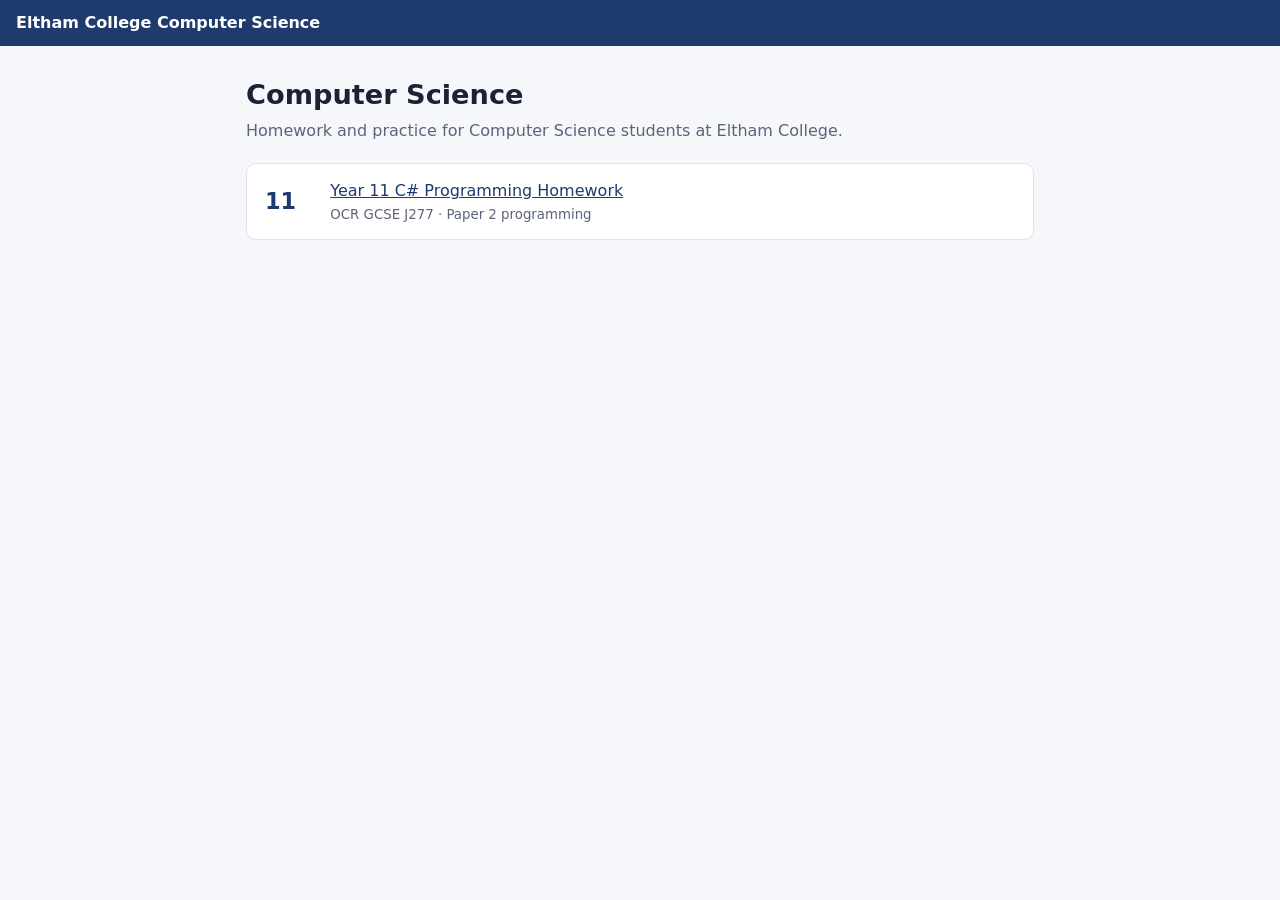
<file: index.html>
<!doctype html>
<html lang="en-GB">
<head>
<meta charset="utf-8">
<meta name="viewport" content="width=device-width, initial-scale=1">
<title>Eltham College Computer Science</title>
<link rel="stylesheet" href="year11-csharp/assets/engine.css">
</head>
<body>
<header class="topbar"><a href="./">Eltham College Computer Science</a></header>
<div class="single">
  <h1>Computer Science</h1>
  <p class="lede">Homework and practice for Computer Science students at Eltham College.</p>
  <ul class="hw-list">
    <li><span class="n">11</span><span class="t"><a href="year11-csharp/">Year 11 C# Programming Homework</a><small>OCR GCSE J277 · Paper 2 programming</small></span></li>
  </ul>
</div>
</body>
</html>
</file>
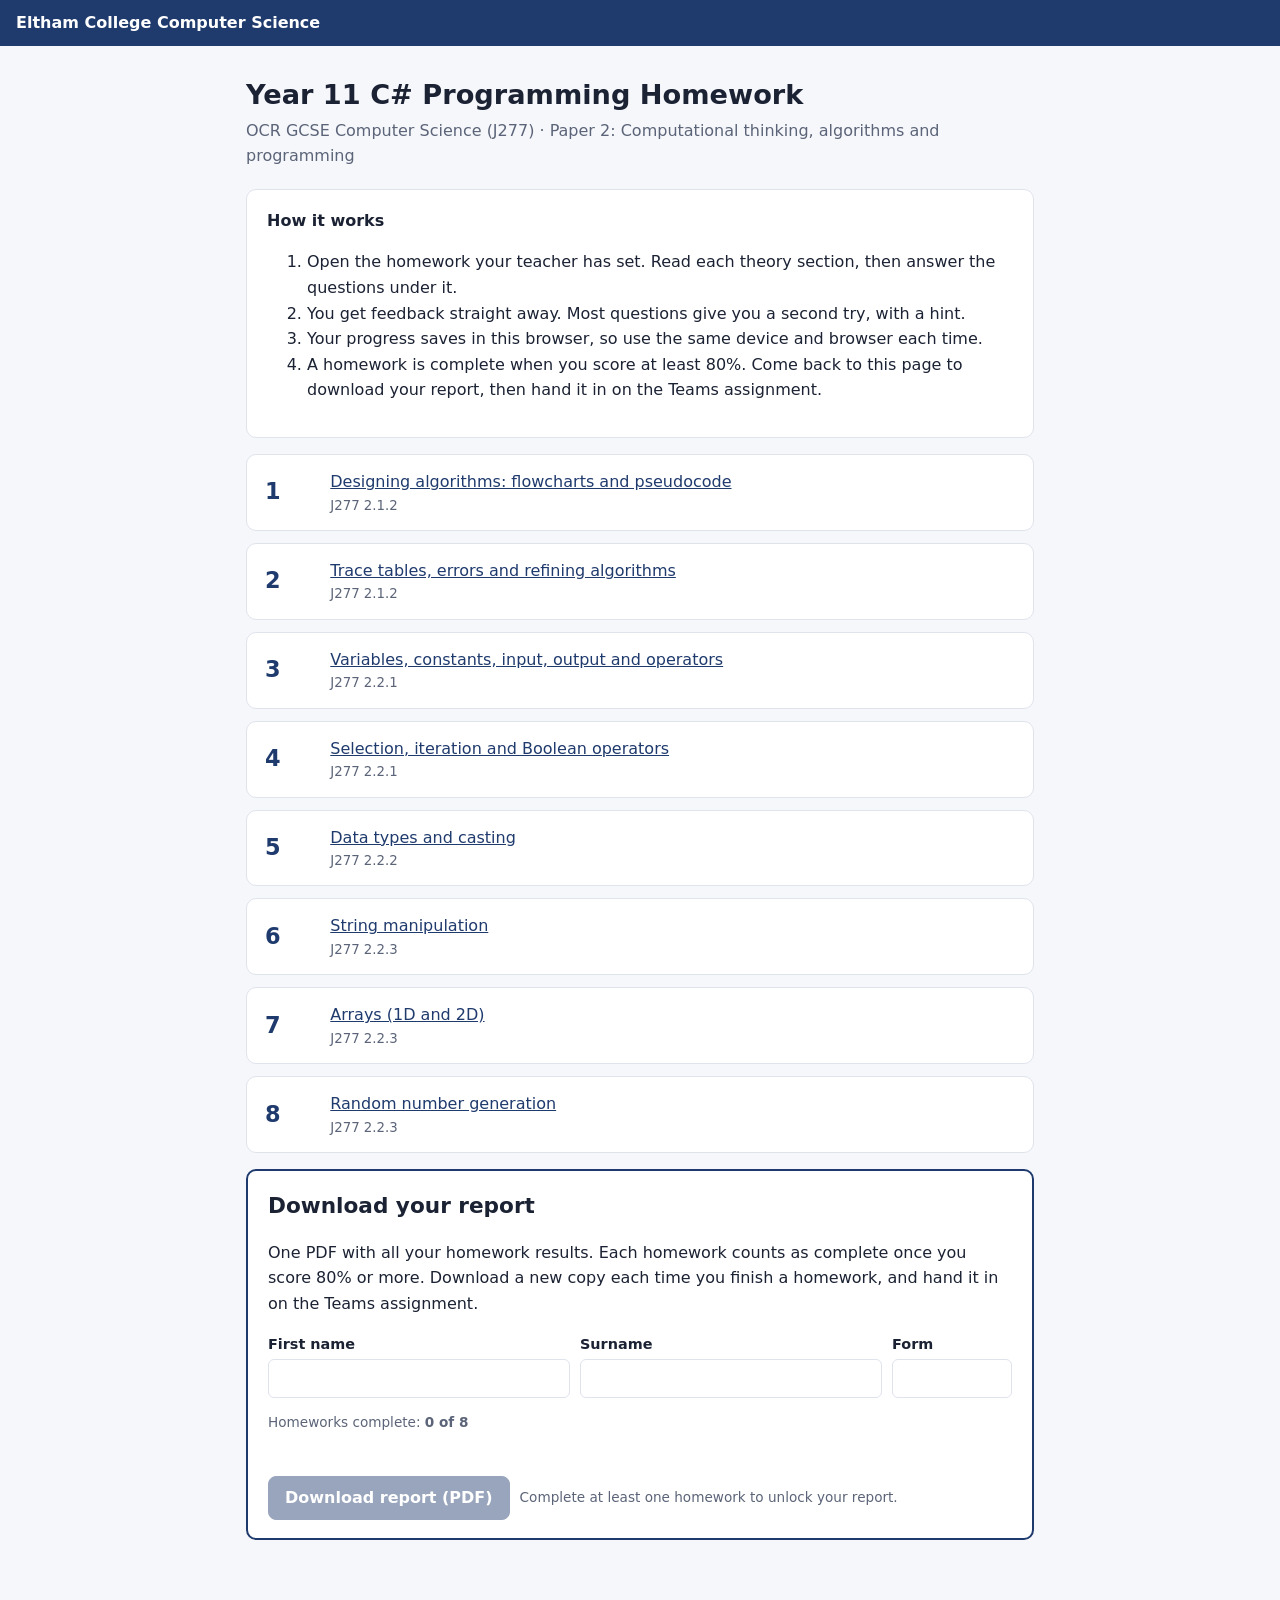
<file: year11-csharp/index.html>
<!doctype html>
<html lang="en-GB">
<head>
<meta charset="utf-8">
<meta name="viewport" content="width=device-width, initial-scale=1">
<title>Year 11 C# Homework</title>
<link rel="stylesheet" href="assets/engine.css">
</head>
<body data-page="home">
<header class="topbar"><a href="../">Eltham College Computer Science</a></header>
<div class="single">
  <h1>Year 11 C# Programming Homework</h1>
  <p class="lede">OCR GCSE Computer Science (J277) · Paper 2: Computational thinking, algorithms and programming</p>
  <div class="card">
    <strong>How it works</strong>
    <ol>
      <li>Open the homework your teacher has set. Read each theory section, then answer the questions under it.</li>
      <li>You get feedback straight away. Most questions give you a second try, with a hint.</li>
      <li>Your progress saves in this browser, so use the same device and browser each time.</li>
      <li>A homework is complete when you score at least 80%. Come back to this page to download your report, then hand it in on the Teams assignment.</li>
    </ol>
  </div>
  <ul class="hw-list" id="list"></ul>
  <div class="card" id="report"><p>Loading…</p></div>
</div>
<script src="assets/jspdf.umd.min.js"></script>
<script src="assets/homeworks.js"></script>
<script src="assets/engine.js"></script>
</body>
</html>
</file>
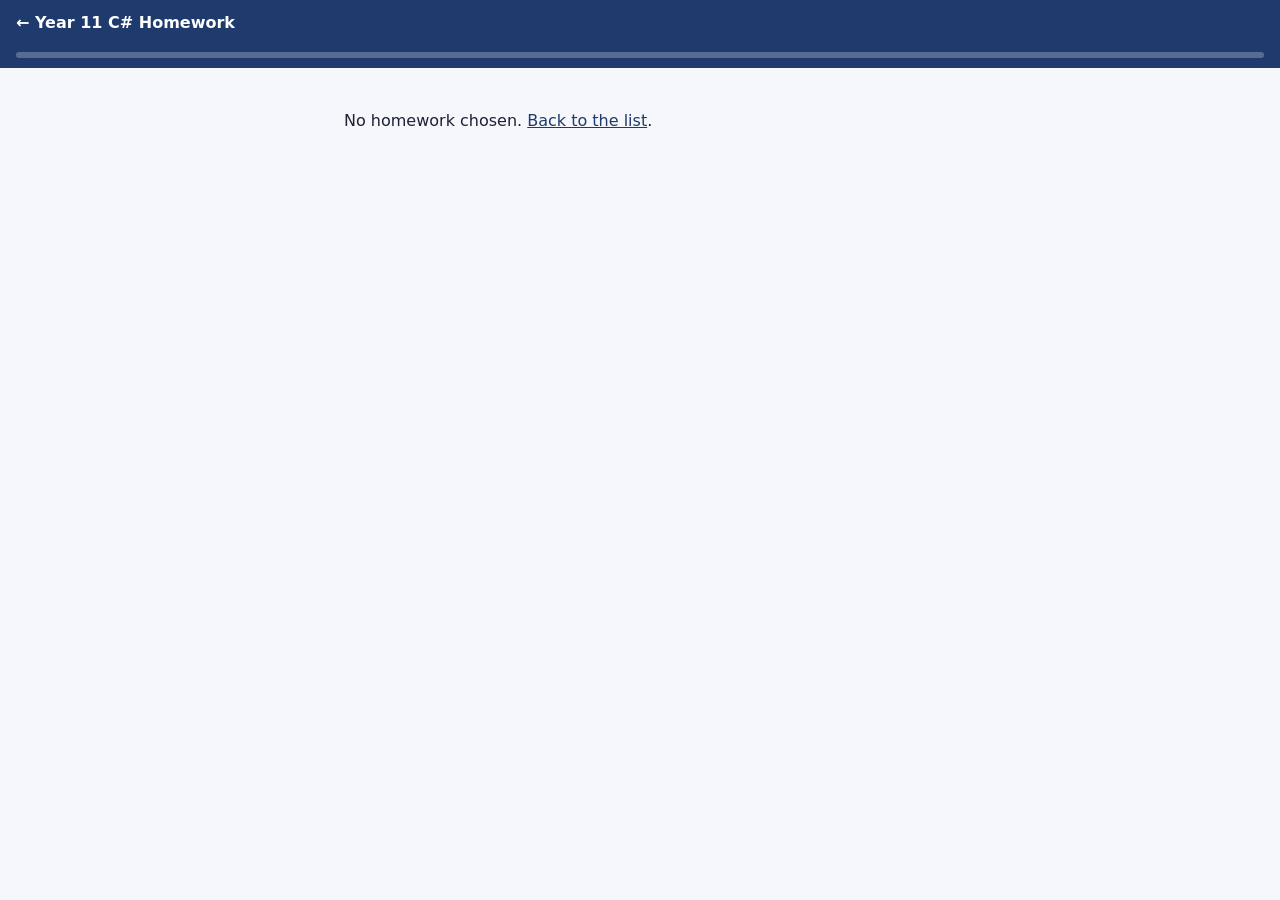
<file: year11-csharp/homework.html>
<!doctype html>
<html lang="en-GB">
<head>
<meta charset="utf-8">
<meta name="viewport" content="width=device-width, initial-scale=1">
<title>Year 11 C# Homework</title>
<link rel="stylesheet" href="assets/engine.css">
</head>
<body data-page="homework">
<header class="topbar">
  <a href="index.html">← Year 11 C# Homework</a>
  <span class="progress-label" id="progress-label"></span>
  <span class="who" id="who"></span>
  <div class="progress"><div id="progress-bar"></div></div>
</header>
<div class="wrap">
  <nav class="side" id="side" aria-label="Sections"></nav>
  <main class="main" id="main"><p>Loading…</p></main>
</div>
<script src="assets/jspdf.umd.min.js"></script>
<script src="assets/engine.js"></script>
</body>
</html>
</file>
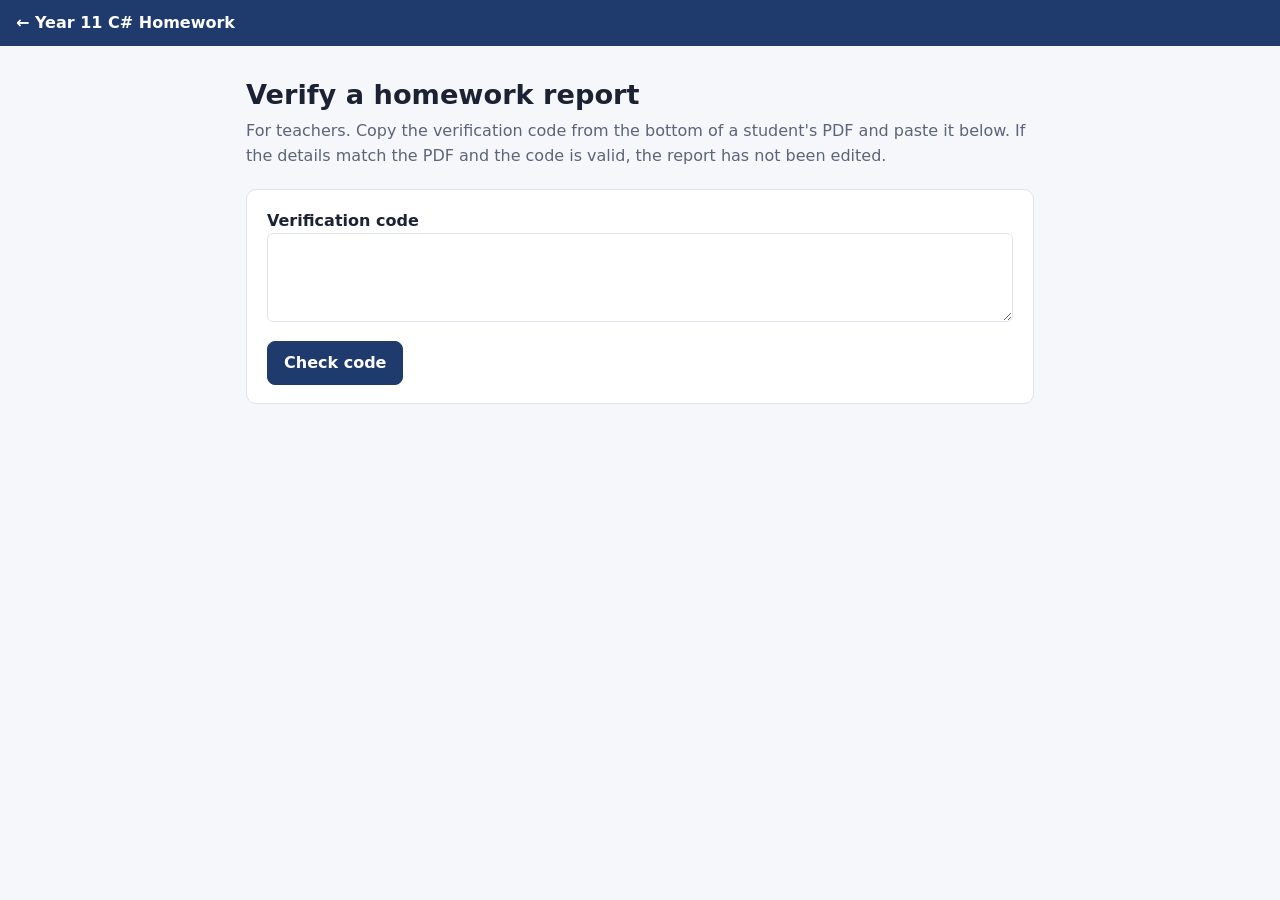
<file: year11-csharp/verify.html>
<!doctype html>
<html lang="en-GB">
<head>
<meta charset="utf-8">
<meta name="viewport" content="width=device-width, initial-scale=1">
<meta name="robots" content="noindex">
<title>Verify a Report</title>
<link rel="stylesheet" href="assets/engine.css">
</head>
<body>
<header class="topbar"><a href="index.html">← Year 11 C# Homework</a></header>
<div class="single">
  <h1>Verify a homework report</h1>
  <p class="lede">For teachers. Copy the verification code from the bottom of a student's PDF and paste it below. If the details match the PDF and the code is valid, the report has not been edited.</p>
  <div class="card">
    <label for="code"><strong>Verification code</strong></label>
    <textarea id="code" class="mono out" spellcheck="false"></textarea>
    <div class="q-actions"><button type="button" id="go">Check code</button></div>
    <div id="res"></div>
  </div>
</div>
<script src="assets/homeworks.js"></script>
<script src="assets/engine.js"></script>
<script>
document.getElementById("go").onclick = function () {
  var r = window.HW_ENGINE.verify(document.getElementById("code").value), out = document.getElementById("res");
  if (!r.data) { out.className = "fb no"; out.textContent = r.error; return; }
  var d = r.data, esc = function (s) { return String(s).replace(/[&<>"]/g, function (c) { return { "&": "&amp;", "<": "&lt;", ">": "&gt;", '"': "&quot;" }[c]; }); };
  var titles = {}; (window.HOMEWORKS || []).forEach(function (h) { titles[h.id] = h.title; });
  var head = "<strong class='v'>" + (r.ok ? "Valid code: compare these details with the PDF." : "Invalid: this code has been changed. Treat the report as unreliable.") + "</strong>";
  var who = "<p><strong>" + esc(d.n) + "</strong> · " + esc(d.f) + " · report created " + esc(new Date(d.d).toLocaleString("en-GB")) + "</p>";
  if (d.v === 2) {
    var rows = (d.h || []).map(function (x) {
      return "<tr><td>" + Number(x[0]) + "</td><td style='text-align:left'>" + esc(titles[x[0]] || "") + "</td><td>" + (x[6] ? "Complete" : "Below 80%") + "</td><td>" + x[1] + " / " + x[2] + " (" + Math.round(100 * x[1] / x[2]) + "%)</td><td>" + x[3] + "</td><td>" + x[4] + " min</td><td>" + esc(new Date(x[5]).toLocaleString("en-GB")) + "</td></tr>";
    }).join("");
    out.className = "fb " + (r.ok ? "ok" : "no");
    out.innerHTML = head + who + (rows ? "<div class='trace-wrap'><table class='trace'><tr><th>HW</th><th>Title</th><th>Status</th><th>Score</th><th>Attempt</th><th>Active time</th><th>Completed</th></tr>" + rows + "</table></div>" : "<p>No finished homeworks in this report.</p>");
    return;
  }
  // older single-homework codes
  out.className = "fb " + (r.ok ? "ok" : "no");
  out.innerHTML = head + who + "<p>Homework " + esc(d.h) + ": " + esc(d.s) + " / " + esc(d.t) + " (" + esc(d.p) + "%), attempt " + esc(d.r) + ", " + esc(d.m) + " min.</p>";
};
</script>
</body>
</html>
</file>
<file: year11-csharp/assets/engine.css>
:root {
  --bg: #f6f7fb;
  --card: #ffffff;
  --ink: #1b2233;
  --muted: #5b6478;
  --line: #dfe3ec;
  --brand: #1f3a6d;
  --brand-ink: #ffffff;
  --accent: #c99a2e;
  --ok: #1e7b4a;
  --ok-bg: #e5f5ec;
  --bad: #b3261e;
  --bad-bg: #fbe9e7;
  --warn-bg: #fff6dc;
  --info-bg: #e9f0fb;
  --code-bg: #f3f5f9;
  --code-ink: #1b2233;
  --kw: #7b2fbf;
  --ty: #1d6fb8;
  --str: #a3501b;
  --num: #127a5a;
  --com: #7a8395;
  --fn: #8a5a00;
  --radius: 10px;
}
@media (prefers-color-scheme: dark) {
  :root {
    --bg: #12151d;
    --card: #1b1f2a;
    --ink: #e7eaf2;
    --muted: #a1a9bb;
    --line: #2d3343;
    --brand: #8fb0ea;
    --brand-ink: #10131a;
    --accent: #e0b856;
    --ok: #63c58f;
    --ok-bg: #173325;
    --bad: #f08a80;
    --bad-bg: #3a1d1b;
    --warn-bg: #3a3118;
    --info-bg: #1b2740;
    --code-bg: #141821;
    --code-ink: #e7eaf2;
    --kw: #c79bf2;
    --ty: #7cb8ef;
    --str: #e9a46f;
    --num: #6fd3ae;
    --com: #7f889b;
    --fn: #e6c46d;
  }
}
* { box-sizing: border-box; }
html { scroll-behavior: smooth; }
body {
  margin: 0;
  background: var(--bg);
  color: var(--ink);
  font: 16px/1.6 system-ui, -apple-system, "Segoe UI", Roboto, sans-serif;
}
a { color: var(--brand); }
code, pre, .mono, textarea.mono, input.mono {
  font-family: ui-monospace, "Cascadia Code", "SF Mono", Menlo, Consolas, monospace;
  font-size: 0.92em;
}
:not(pre) > code {
  background: var(--code-bg);
  border: 1px solid var(--line);
  border-radius: 4px;
  padding: 0 4px;
}

/* ---------- top bar ---------- */
.topbar {
  position: sticky; top: 0; z-index: 20;
  background: var(--brand); color: var(--brand-ink);
  padding: 10px 16px;
  display: flex; align-items: center; gap: 16px; flex-wrap: wrap;
}
.topbar a { color: inherit; text-decoration: none; font-weight: 600; }
.topbar .who { font-size: 0.9em; opacity: 0.9; margin-left: auto; }
.progress { flex-basis: 100%; height: 6px; background: rgba(255,255,255,0.25); border-radius: 3px; overflow: hidden; }
.progress > div { height: 100%; background: var(--accent); width: 0; transition: width 0.3s; }
.progress-label { font-size: 0.85em; opacity: 0.9; }

/* ---------- layout ---------- */
.wrap { max-width: 1120px; margin: 0 auto; padding: 24px 16px 80px; display: grid; grid-template-columns: 220px 1fr; gap: 28px; }
.side { position: sticky; top: 84px; align-self: start; font-size: 0.92em; }
.side ol { list-style: none; padding: 0; margin: 0; }
.side li a { display: flex; justify-content: space-between; gap: 8px; padding: 6px 10px; border-radius: 6px; text-decoration: none; color: var(--muted); }
.side li a:hover { background: var(--card); color: var(--ink); }
.side li a .sm { font-variant-numeric: tabular-nums; flex-shrink: 0; }
.main { min-width: 0; }
@media (max-width: 860px) {
  .wrap { grid-template-columns: 1fr; }
  .side { display: none; }
}

h1 { font-size: 1.7em; line-height: 1.25; margin: 0 0 6px; }
h2 { font-size: 1.35em; margin: 40px 0 12px; padding-top: 8px; border-top: 3px solid var(--accent); }
h3 { font-size: 1.1em; margin: 20px 0 8px; }
.lede { color: var(--muted); margin: 0 0 20px; }
.meta { display: flex; gap: 8px; flex-wrap: wrap; margin-bottom: 16px; }
.pill { background: var(--card); border: 1px solid var(--line); border-radius: 999px; padding: 2px 12px; font-size: 0.85em; color: var(--muted); }

.theory, .q, .finish, .card {
  background: var(--card); border: 1px solid var(--line); border-radius: var(--radius);
  padding: 18px 20px; margin: 16px 0;
}
.theory > :first-child { margin-top: 0; }
.theory table { border-collapse: collapse; width: 100%; margin: 10px 0; font-size: 0.95em; }
.theory th, .theory td { border: 1px solid var(--line); padding: 6px 10px; text-align: left; vertical-align: top; }
.theory th { background: var(--code-bg); }

.box { border-radius: 8px; padding: 12px 14px; margin: 12px 0; border-left: 5px solid; }
.box > :first-child { margin-top: 0; } .box > :last-child { margin-bottom: 0; }
.box .tag { font-weight: 700; display: block; margin-bottom: 4px; }
.analogy { background: var(--info-bg); border-color: var(--brand); }
.trap { background: var(--bad-bg); border-color: var(--bad); }
.examtip { background: var(--warn-bg); border-color: var(--accent); }

/* ---------- code ---------- */
pre.code {
  background: var(--code-bg); color: var(--code-ink);
  border: 1px solid var(--line); border-radius: 8px;
  padding: 10px 0; margin: 10px 0; overflow-x: auto;
  line-height: 1.5;
}
pre.code .row { display: flex; padding: 0 12px 0 0; min-height: 1.5em; }
pre.code .ln { flex: 0 0 2.6em; text-align: right; padding-right: 12px; color: var(--com); user-select: none; }
pre.code .src { white-space: pre; flex: 1; }
pre.code.nolines .ln { display: none; }
pre.code.nolines .row { padding-left: 12px; }
.lang-label { font-size: 0.75em; font-weight: 700; letter-spacing: 0.04em; text-transform: uppercase; color: var(--muted); margin-bottom: -6px; }
.compare { display: grid; grid-template-columns: 1fr 1fr; gap: 14px; }
@media (max-width: 640px) { .compare { grid-template-columns: 1fr; } }
.t-kw { color: var(--kw); font-weight: 600; }
.t-ty { color: var(--ty); }
.t-str { color: var(--str); }
.t-num { color: var(--num); }
.t-com { color: var(--com); font-style: italic; }
.t-fn { color: var(--fn); }

/* ---------- questions ---------- */
.q { border-left: 5px solid var(--line); }
.q.done.full { border-left-color: var(--ok); }
.q.done.part { border-left-color: var(--accent); }
.q.done.zero { border-left-color: var(--bad); }
.q-head { display: flex; justify-content: space-between; align-items: baseline; gap: 10px; margin-bottom: 6px; }
.q-num { font-weight: 700; color: var(--brand); }
.q-type { font-size: 0.8em; color: var(--muted); text-transform: uppercase; letter-spacing: 0.04em; }
.q-marks { font-size: 0.85em; color: var(--muted); white-space: nowrap; }
.q-prompt > :first-child { margin-top: 0; }
.q-actions { display: flex; gap: 10px; align-items: center; flex-wrap: wrap; margin-top: 12px; }
.q-attempts { font-size: 0.85em; color: var(--muted); }

button, .btn {
  font: inherit; cursor: pointer;
  border: 1px solid var(--brand); background: var(--brand); color: var(--brand-ink);
  padding: 8px 16px; border-radius: 8px; font-weight: 600;
}
button.secondary { background: transparent; color: var(--brand); }
button:disabled { opacity: 0.45; cursor: not-allowed; }
button.small { padding: 3px 9px; font-size: 0.85em; }

.opts { display: grid; gap: 8px; margin: 10px 0; }
.opt { display: flex; gap: 10px; align-items: flex-start; border: 1px solid var(--line); border-radius: 8px; padding: 8px 12px; cursor: pointer; }
.opt:hover { border-color: var(--brand); }
.opt input { margin-top: 5px; }
.opt.right { background: var(--ok-bg); border-color: var(--ok); }
.opt.wrong { background: var(--bad-bg); border-color: var(--bad); }

textarea, input[type=text], select {
  font: inherit; color: var(--ink); background: var(--card);
  border: 1px solid var(--line); border-radius: 6px; padding: 6px 8px; width: 100%;
}
textarea:focus, input:focus, select:focus { outline: 2px solid var(--brand); outline-offset: 1px; }
textarea.out { min-height: 6em; font-family: ui-monospace, Menlo, Consolas, monospace; }
textarea.long { min-height: 8em; }
.wc { font-size: 0.8em; color: var(--muted); text-align: right; }
input.gap { width: auto; min-width: 6ch; padding: 1px 6px; font-family: ui-monospace, Menlo, Consolas, monospace; font-size: 1em; border-width: 2px; border-style: dashed; }
input.gap.right, td input.right, select.right { border-color: var(--ok); background: var(--ok-bg); border-style: solid; }
input.gap.wrong, td input.wrong, select.wrong { border-color: var(--bad); background: var(--bad-bg); border-style: solid; }

.trace { border-collapse: collapse; margin: 10px 0; }
.trace th, .trace td { border: 1px solid var(--line); padding: 4px; text-align: center; min-width: 70px; }
.trace th { background: var(--code-bg); font-family: ui-monospace, Menlo, Consolas, monospace; font-weight: 600; }
.trace td.given { color: var(--muted); font-family: ui-monospace, Menlo, Consolas, monospace; }
.trace td input { text-align: center; font-family: ui-monospace, Menlo, Consolas, monospace; padding: 3px; }
.trace-wrap { overflow-x: auto; }

.dd { display: grid; grid-template-columns: 1fr minmax(140px, 260px); gap: 8px 14px; align-items: center; margin: 10px 0; }
.dd .item { font-family: ui-monospace, Menlo, Consolas, monospace; font-size: 0.92em; background: var(--code-bg); border: 1px solid var(--line); border-radius: 6px; padding: 5px 10px; }
@media (max-width: 560px) { .dd { grid-template-columns: 1fr; } }

.parsons { display: grid; grid-template-columns: 1fr 1fr; gap: 14px; margin: 10px 0; }
@media (max-width: 720px) { .parsons { grid-template-columns: 1fr; } }
.parsons h4 { margin: 0 0 6px; font-size: 0.85em; text-transform: uppercase; letter-spacing: 0.04em; color: var(--muted); }
.pool, .built { min-height: 120px; border: 2px dashed var(--line); border-radius: 8px; padding: 8px; display: grid; gap: 6px; align-content: start; }
.pline { display: flex; align-items: center; gap: 6px; background: var(--code-bg); border: 1px solid var(--line); border-radius: 6px; padding: 5px 8px; font-family: ui-monospace, Menlo, Consolas, monospace; font-size: 0.9em; white-space: pre; overflow-x: auto; }
.pool .pline { cursor: pointer; }
.pool .pline:hover { border-color: var(--brand); }
.pline .txt { flex: 1; }
.pline .ctl { display: flex; gap: 3px; flex-shrink: 0; }
.pline .ctl button { padding: 0 7px; font-size: 0.85em; background: transparent; color: var(--muted); border-color: var(--line); }
.pline.right { background: var(--ok-bg); border-color: var(--ok); }
.pline.wrong { background: var(--bad-bg); border-color: var(--bad); }
.empty-note { color: var(--muted); font-size: 0.85em; font-style: italic; }

pre.code.pick .row { cursor: pointer; }
pre.code.pick .row:hover { background: var(--info-bg); }
pre.code .row.sel { background: var(--warn-bg); outline: 2px solid var(--accent); outline-offset: -2px; }
pre.code .row.right { background: var(--ok-bg); }
pre.code .row.wrong { background: var(--bad-bg); }

.fb { margin-top: 12px; border-radius: 8px; padding: 10px 14px; }
.fb.ok { background: var(--ok-bg); }
.fb.part { background: var(--warn-bg); }
.fb.no { background: var(--bad-bg); }
.fb.hint { background: var(--info-bg); }
.fb > :first-child { margin-top: 0; } .fb > :last-child { margin-bottom: 0; }
.fb strong.v { display: block; }
.mp { list-style: none; padding: 0; margin: 6px 0; }
.mp li { padding-left: 1.6em; text-indent: -1.6em; }
.mp li.got::before { content: "✓  "; color: var(--ok); font-weight: 700; }
.mp li.miss::before { content: "✗  "; color: var(--bad); font-weight: 700; }

/* ---------- finish ---------- */
.finish { border: 2px solid var(--brand); }
.finish .big { font-size: 2em; font-weight: 700; }
.finish table { border-collapse: collapse; margin: 10px 0; }
.finish td, .finish th { padding: 4px 12px 4px 0; text-align: left; }

/* ---------- modal ---------- */
.modal-bg { position: fixed; inset: 0; background: rgba(10, 14, 24, 0.6); display: flex; align-items: center; justify-content: center; z-index: 50; padding: 16px; }
.modal { background: var(--card); border-radius: 12px; padding: 24px; max-width: 440px; width: 100%; }
.modal h2 { border: 0; margin-top: 0; padding: 0; }
.modal label { display: block; font-weight: 600; margin: 12px 0 4px; }
.modal .err { color: var(--bad); font-size: 0.9em; min-height: 1.4em; }

/* ---------- index ---------- */
.hw-list { display: grid; gap: 12px; padding: 0; list-style: none; }
.hw-list li { background: var(--card); border: 1px solid var(--line); border-radius: var(--radius); padding: 14px 18px; display: flex; gap: 16px; align-items: center; }
.hw-list .n { font-size: 1.4em; font-weight: 700; color: var(--brand); width: 2.2em; }
.hw-list .t { flex: 1; }
.hw-list .t small { color: var(--muted); display: block; }
.hw-list .soon { color: var(--muted); font-size: 0.9em; }
.single { max-width: 820px; margin: 0 auto; padding: 32px 16px 80px; }

/* ---------- fixes ---------- */
input.mono, textarea.mono { font-family: ui-monospace, "Cascadia Code", "SF Mono", Menlo, Consolas, monospace; font-size: 0.92em; }
.mp li { position: relative; padding-left: 1.5em; text-indent: 0; }
.mp li::before { position: absolute; left: 0; }
@media (max-width: 640px) {
  .topbar { padding: 6px 12px; gap: 4px 12px; }
  .topbar .progress-label, .topbar .who { font-size: 0.78em; }
  .topbar .who { margin-left: 0; }
  .progress { height: 4px; }
  .theory, .q, .finish, .card { padding: 14px; }
}

/* ---------- homepage report + buttons ---------- */
a.btn { display: inline-block; text-decoration: none; }
.badge { font-size: 0.82em; white-space: nowrap; border-radius: 999px; padding: 2px 10px; background: var(--code-bg); border: 1px solid var(--line); color: var(--muted); }
.badge.ok { background: var(--ok-bg); border-color: var(--ok); color: var(--ok); font-weight: 600; }
.badge.bad { background: var(--bad-bg); border-color: var(--bad); color: var(--bad); }
#report { border: 2px solid var(--brand); }
#report label { display: block; font-weight: 600; font-size: 0.9em; margin-bottom: 3px; }
.row3 { display: grid; grid-template-columns: 1fr 1fr 120px; gap: 10px; margin: 10px 0; }
@media (max-width: 560px) { .row3 { grid-template-columns: 1fr; } .hw-list li { flex-wrap: wrap; } }
.err { color: var(--bad); font-size: 0.9em; min-height: 1.2em; }
</file>
